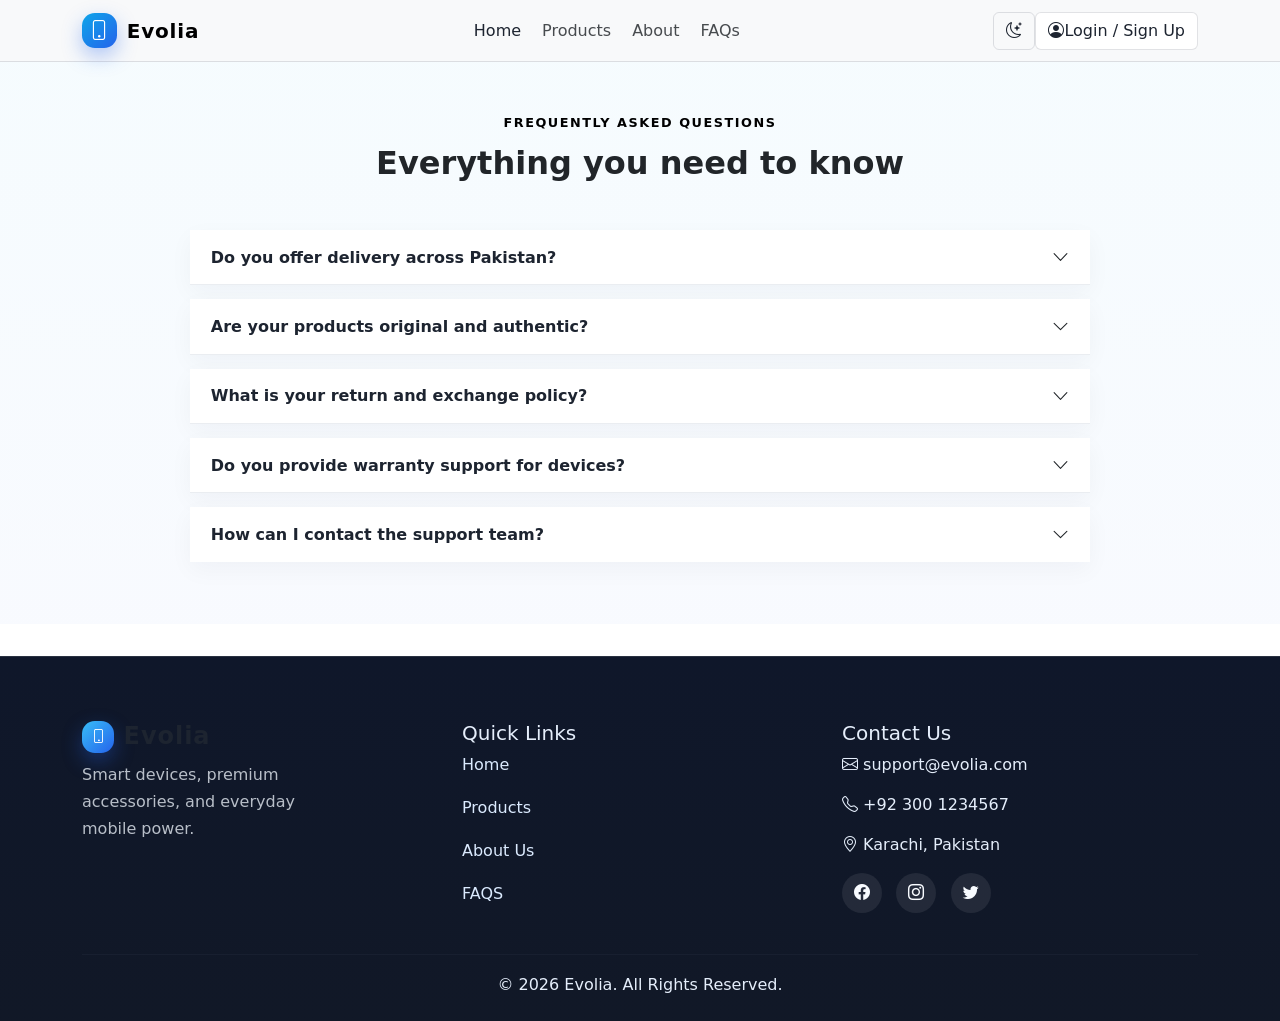
<file: about.html>
<!DOCTYPE html>

<html>
    <head>
        <meta charset="utf-8">
        <meta http-equiv="X-UA-Compatible" content="IE=edge">
        <title>Evolia | Mobile & Tech Store</title>
        <meta name="description" content="">
        <meta name="viewport" content="width=device-width, initial-scale=1">
        <link rel="stylesheet" href="style.css">
        
<link rel="stylesheet"
      href="https://cdn.jsdelivr.net/npm/bootstrap-icons@1.11.3/font/bootstrap-icons.min.css">
        <link href="https://cdn.jsdelivr.net/npm/bootstrap@5.3.8/dist/css/bootstrap.min.css" rel="stylesheet" integrity="sha384-sRIl4kxILFvY47J16cr9ZwB07vP4J8+LH7qKQnuqkuIAvNWLzeN8tE5YBujZqJLB" crossorigin="anonymous">
    </head>
    <body>
     
     
    
<nav class="navbar navbar-expand-lg navbar-light bg-light sticky-top">
    <div class="container">

        <a class="navbar-brand evolia-brand" href="#">
            <span class="brand-mark"><i class="bi bi-phone"></i></span> Evolia
        </a>

        <button class="navbar-toggler" type="button"
                data-bs-toggle="collapse"
                data-bs-target="#navbarMenu">
            <span class="navbar-toggler-icon"></span>
        </button>

        <div class="collapse navbar-collapse" id="navbarMenu">

            <ul class="navbar-nav ms-auto">

                <li class="nav-item">
                    <a class="nav-link active" href="index.html">Home</a>
                </li>

                <li class="nav-item">
                    <a class="nav-link" href="ssss.html">Products</a>
                </li>

                <li class="nav-item">
                    <a class="nav-link" href="current.html">About</a>
                </li>

               

                <li class="nav-item">
                    <a class="nav-link" href="about.html">FAQs</a>
                </li>
              
            </ul>
        
                <button class="btn btn-outline-light nav-action" type="button" id="themeToggle" aria-label="Toggle dark and light theme">
                    <i class="bi bi-moon-stars" id="themeIcon"></i>
                </button>
                             <a class="btn btn-light nav-action" href="contact.html" id="authNavButton">
    <b class="bi bi-person-circle"></b> Login / Sign Up
</a>
            </div>

        </div>
    </div>
</nav>
<!--  -->

<section class="faq-section py-5" id="faqs">
    <div class="container">
        <div class="text-center mb-5">
            <span class="section-kicker">Frequently Asked Questions</span>
            <h2 class="section-title">Everything you need to know</h2>
        </div>

        <div class="accordion accordion-flush faq-accordion" id="faqAccordion">
            <div class="accordion-item">
                <h2 class="accordion-header">
                    <button class="accordion-button collapsed" type="button" data-bs-toggle="collapse" data-bs-target="#faqOne">
                        Do you offer delivery across Pakistan?
                    </button>
                </h2>
                <div id="faqOne" class="accordion-collapse collapse" data-bs-parent="#faqAccordion">
                    <div class="accordion-body">
                        Yes. We offer delivery across major cities in Pakistan, with secure packaging and tracking updates for most orders.
                    </div>
                </div>
            </div>

            <div class="accordion-item">
                <h2 class="accordion-header">
                    <button class="accordion-button collapsed" type="button" data-bs-toggle="collapse" data-bs-target="#faqTwo">
                        Are your products original and authentic?
                    </button>
                </h2>
                <div id="faqTwo" class="accordion-collapse collapse" data-bs-parent="#faqAccordion">
                    <div class="accordion-body">
                        Absolutely. Evolia only sources genuine products from trusted suppliers and verified brands to ensure quality and reliability.
                    </div>
                </div>
            </div>

            <div class="accordion-item">
                <h2 class="accordion-header">
                    <button class="accordion-button collapsed" type="button" data-bs-toggle="collapse" data-bs-target="#faqThree">
                        What is your return and exchange policy?
                    </button>
                </h2>
                <div id="faqThree" class="accordion-collapse collapse" data-bs-parent="#faqAccordion">
                    <div class="accordion-body">
                        We accept returns or exchanges within a set window for damaged, incorrect, or defective items. Please contact our support team for assistance.
                    </div>
                </div>
            </div>

            <div class="accordion-item">
                <h2 class="accordion-header">
                    <button class="accordion-button collapsed" type="button" data-bs-toggle="collapse" data-bs-target="#faqFour">
                        Do you provide warranty support for devices?
                    </button>
                </h2>
                <div id="faqFour" class="accordion-collapse collapse" data-bs-parent="#faqAccordion">
                    <div class="accordion-body">
                        Most premium devices include brand-backed warranty coverage, and our team can guide you through service or support options when needed.
                    </div>
                </div>
            </div>

            <div class="accordion-item">
                <h2 class="accordion-header">
                    <button class="accordion-button collapsed" type="button" data-bs-toggle="collapse" data-bs-target="#faqFive">
                        How can I contact the support team?
                    </button>
                </h2>
                <div id="faqFive" class="accordion-collapse collapse" data-bs-parent="#faqAccordion">
                    <div class="accordion-body">
                        You can reach us by email, phone, or through our social channels. Our support team responds quickly to product and order questions.
                    </div>
                </div>
            </div>
        </div>
    </div>
</section>

<!--  -->
<footer id="contact" class="site-footer">

    <div class="container">

        <div class="row g-4">

            <div class="col-md-4">

                <h4 class="fw-bold evolia-brand-footer">
                    <span class="brand-mark"><i class="bi bi-phone"></i></span> Evolia
                </h4>

                <p class="footer-copy">
                    Smart devices, premium accessories, and everyday mobile power.
                </p>

            </div>

            <div class="col-md-4">

                <h5>Quick Links</h5>

                <ul class="list-unstyled footer-links">

                    <li class="mb-2">
                        <a href="index.html">Home</a>
                    </li>

                    <li class="mb-2">
                        <a href="ssss.html">Products</a>
                    </li>

                    <li class="mb-2">
                        <a href="#about">About Us</a>
                    </li>

                    <li class="mb-2">
                        <a href="about.html">FAQS</a>
                    </li>

                </ul>

            </div>

            <div class="col-md-4">

                <h5>Contact Us</h5>

                <p>
                    <i class="bi bi-envelope"></i>
                    support@evolia.com
                </p>

                <p>
                    <i class="bi bi-telephone"></i>
                    +92 300 1234567
                </p>

                <p>
                    <i class="bi bi-geo-alt"></i>
                    Karachi, Pakistan
                </p>

                <div class="social-icons">

                    <a href="#" aria-label="Facebook">
                        <i class="bi bi-facebook"></i>
                    </a>

                    <a href="#" aria-label="Instagram">
                        <i class="bi bi-instagram"></i>
                    </a>

                    <a href="#" aria-label="Twitter">
                        <i class="bi bi-twitter"></i>
                    </a>

                </div>

            </div>

        </div>

        <hr>

        <div class="text-center">

            <p class="mb-0">
                © 2026 Evolia. All Rights Reserved.
            </p>

        </div>

    </div>

</footer>

<script src="https://cdn.jsdelivr.net/npm/bootstrap@5.3.3/dist/js/bootstrap.bundle.min.js"></script>
<script src="https://code.jquery.com/jquery-3.7.1.min.js"></script>


<!-- ================= JQUERY WEBSITE FUNCTIONALITY ================= -->
<script src="app.js"></script>

    </body>
</html>
</file>
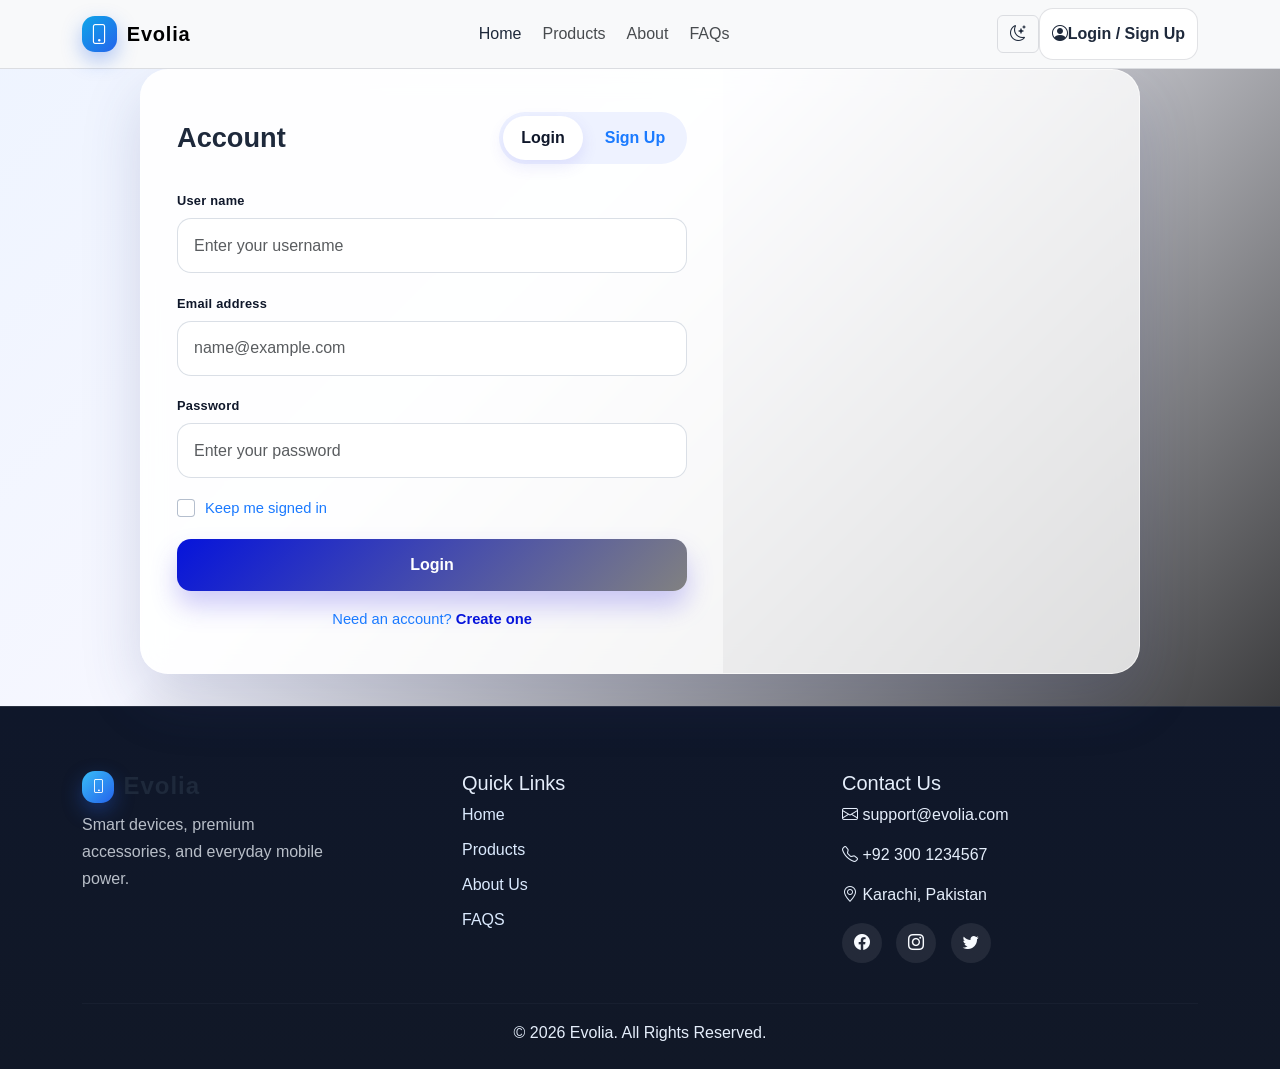
<file: contact.html>
<!DOCTYPE html>

<html>
    <head>
        <meta charset="utf-8">
        <meta http-equiv="X-UA-Compatible" content="IE=edge">
        <title>Evolia | Mobile & Tech Store</title>
        <meta name="description" content="">
        <meta name="viewport" content="width=device-width, initial-scale=1">
        <link rel="stylesheet" href="style.css">
        
<link rel="stylesheet"
      href="https://cdn.jsdelivr.net/npm/bootstrap-icons@1.11.3/font/bootstrap-icons.min.css">
        <link href="https://cdn.jsdelivr.net/npm/bootstrap@5.3.8/dist/css/bootstrap.min.css" rel="stylesheet" integrity="sha384-sRIl4kxILFvY47J16cr9ZwB07vP4J8+LH7qKQnuqkuIAvNWLzeN8tE5YBujZqJLB" crossorigin="anonymous">
    </head>
    <body>
     
     
    
<nav class="navbar navbar-expand-lg navbar-light bg-light sticky-top">
    <div class="container">

        <a class="navbar-brand evolia-brand" href="#">
            <span class="brand-mark"><i class="bi bi-phone"></i></span> Evolia
        </a>

        <button class="navbar-toggler" type="button"
                data-bs-toggle="collapse"
                data-bs-target="#navbarMenu">
            <span class="navbar-toggler-icon"></span>
        </button>

        <div class="collapse navbar-collapse" id="navbarMenu">

            <ul class="navbar-nav ms-auto">

                <li class="nav-item">
                    <a class="nav-link active" href="index.html">Home</a>
                </li>

                <li class="nav-item">
                    <a class="nav-link" href="ssss.html">Products</a>
                </li>

                <li class="nav-item">
                    <a class="nav-link" href="current.html">About</a>
                </li>

               

                <li class="nav-item">
                    <a class="nav-link" href="about.html">FAQs</a>
                </li>
               
            </ul>
        
                <button class="btn btn-outline-light nav-action" type="button" id="themeToggle" aria-label="Toggle dark and light theme">
                    <i class="bi bi-moon-stars" id="themeIcon"></i>
                </button>
                <a class="btn btn-light nav-action" href="contact.html" id="authNavButton">
    <b class="bi bi-person-circle"></b> Login / Sign Up
</a>
            </div>

        </div>
    </div>
</nav>
<!--  -->



  <style>
    :root {
      --bg-start: #eef4ff;
      --bg-end: #030303;
      --card-bg: rgba(255, 255, 255, 0.8);
      --primary: #0614db;
      --primary-dark: #dbd8fd;
      --secondary: #0f172a;
      --text: #1e293b;
      --muted: #1a7aff;
      --success: #10b981;
      --danger: #ef4444;
      --shadow: 0 25px 60px rgba(56, 66, 125, 0.18);
    }

    * {
      box-sizing: border-box;
    }

    body {
      margin: 0;
      min-height: 100vh;
      display: flex;
      flex-direction: column;
      font-family: "Segoe UI", Tahoma, Geneva, Verdana, sans-serif;
      background: linear-gradient(135deg, var(--bg-start) 0%, #f6f7ff 35%, var(--bg-end) 100%);
      color: var(--text);
    }

    .auth-shell {
      width: min(1000px, 92vw);
      margin: auto;
      background: var(--card-bg);
      backdrop-filter: blur(12px);
      border: 1px solid rgba(255, 255, 255, 0.6);
      border-radius: 28px;
      box-shadow: var(--shadow);
      overflow: hidden;
    }

    .brand-panel {
      background: linear-gradient(160deg, var(--primary) 0%, var(--primary-dark) 100%);
      color: white;
      padding: 48px 38px;
      position: relative;
    }

    .brand-panel::after {
      content: "";
      position: absolute;
      inset: 18px;
      border: 1px solid rgba(255, 255, 255, 0.2);
      border-radius: 22px;
    }

    .brand-content {
      position: relative;
      z-index: 1;
    }

    .brand-badge {
      display: inline-flex;
      align-items: center;
      gap: 8px;
      font-size: 0.8rem;
      letter-spacing: 0.08em;
      text-transform: uppercase;
      font-weight: 600;
      padding: 8px 12px;
      border-radius: 999px;
      background: rgba(255, 255, 255, 0.14);
      margin-bottom: 28px;
    }

    .brand-panel h1 {
      font-size: clamp(2.2rem, 3vw, 3.2rem);
      line-height: 1.1;
      margin-bottom: 18px;
      font-weight: 700;
    }

    .brand-panel p {
      color: rgba(255, 255, 255, 0.8);
      font-size: 1.02rem;
      max-width: 28rem;
      margin-bottom: 32px;
    }

    .feature-list {
      display: grid;
      gap: 14px;
      margin-top: 20px;
    }

    .feature-item {
      display: flex;
      align-items: center;
      gap: 12px;
      padding: 12px 14px;
      background: rgba(255, 255, 255, 0.08);
      border: 1px solid rgba(255, 255, 255, 0.1);
      border-radius: 14px;
      color: rgba(255, 255, 255, 0.9);
      font-weight: 500;
    }

    .feature-icon {
      width: 32px;
      height: 32px;
      display: grid;
      place-items: center;
      border-radius: 10px;
      background: rgba(255, 255, 255, 0.12);
      font-size: 1rem;
    }

    .form-panel {
      padding: 42px 36px;
      background: rgba(255, 255, 255, 0.52);
    }

    .top-bar {
      display: flex;
      justify-content: space-between;
      align-items: center;
      margin-bottom: 24px;
    }

    .top-bar h2 {
      font-size: 1.7rem;
      font-weight: 700;
      margin: 0;
    }

    .pill-switch {
      display: inline-flex;
      background: #eef2ff;
      border-radius: 999px;
      padding: 4px;
      gap: 4px;
    }

    .pill-switch button {
      border: none;
      background: transparent;
      color: var(--muted);
      font-weight: 600;
      padding: 10px 18px;
      border-radius: 999px;
      transition: all 0.2s ease;
    }

    .pill-switch button.active {
      background: white;
      color: var(--secondary);
      box-shadow: 0 6px 16px rgba(79, 70, 229, 0.12);
    }

    .form-label {
      font-weight: 600;
      font-size: 0.8rem;
      letter-spacing: 0.02em;
      color: var(--secondary);
      margin-bottom: 8px;
    }

    .form-control {
      background: rgba(255, 255, 255, 0.9);
      border: 1px solid rgba(148, 163, 184, 0.35);
      border-radius: 14px;
      min-height: 52px;
      padding: 0.9rem 1rem;
      box-shadow: none;
      transition: all 0.2s ease;
    }

    .form-control:focus {
      border-color: rgba(0, 0, 0, 0.7);
      box-shadow: 0 0 0 0.2rem rgba(79, 70, 229, 0.16);
      background: white;
    }

    .field-wrap {
      margin-bottom: 1.1rem;
    }

    .form-check {
      display: flex;
      align-items: center;
      gap: 10px;
      margin-bottom: 1.2rem;
      color: var(--muted);
      font-size: 0.92rem;
    }

    .form-check-input {
      width: 18px;
      height: 18px;
      margin-top: 0;
      border-color: rgba(148, 163, 184, 0.7);
    }

    .form-check-input:checked {
      background-color: var(--primary);
      border-color: var(--primary);
      box-shadow: none;
    }

    .btn-primary {
      width: 100%;
      border: none;
      border-radius: 14px;
      background: linear-gradient(135deg, var(--primary), #818181);
      box-shadow: 0 15px 26px rgba(79, 70, 229, 0.28);
      font-weight: 700;
      min-height: 52px;
      transition: transform 0.2s ease, box-shadow 0.2s ease;
    }

    .btn-primary:hover {
      transform: translateY(-1px);
      box-shadow: 0 18px 28px rgba(79, 70, 229, 0.33);
    }

    .btn-light {
      background: rgba(79, 70, 229, 0.08);
      color: var(--primary-dark);
      border: none;
      min-height: 52px;
      border-radius: 14px;
      font-weight: 600;
    }

    .caption {
      margin-top: 1.1rem;
      text-align: center;
      font-size: 0.92rem;
      color: var(--muted);
    }

    .caption a {
      color: var(--primary);
      font-weight: 700;
      text-decoration: none;
    }

    .modal-content {
      border: none;
      border-radius: 22px;
      overflow: hidden;
      box-shadow: 0 20px 50px rgba(15, 23, 42, 0.16);
    }

    .modal-header {
      background: linear-gradient(135deg, #f8faff, #edf3ff);
      border-bottom: 1px solid rgba(148, 163, 184, 0.12);
      padding: 1.1rem 1.3rem;
    }

    .modal-body {
      background: #f8fafc;
      padding: 1.5rem 1.4rem 1.2rem;
    }

    .modal-title {
      font-weight: 700;
      color: var(--secondary);
    }

    .btn-close {
      opacity: 0.7;
    }

    .modal .btn-primary {
      width: auto;
      min-width: 180px;
      margin-top: 1rem;
    }

    @media (max-width: 768px) {
      .brand-panel,
      .form-panel {
        padding: 26px 22px;
      }

      .auth-shell {
        border-radius: 20px;
      }

      .top-bar {
        align-items: flex-start;
        flex-direction: column;
        gap: 14px;
      }
    }
  </style>
</head>
<body>
  <main class="auth-shell row g-0 align-items-stretch">
   

    <section class="form-panel col-lg-7">
      <div class="top-bar">
        <h2>Account</h2>
        <div class="pill-switch" aria-label="Authentication type">
          <button class="active" type="button">Login</button>
          <button type="button" data-bs-toggle="modal" data-bs-target="#exampleModal">Sign Up</button>
        </div>
      </div>

      <form>
        <div class="field-wrap">
          <label for="loguser" class="form-label">User name</label>
          <input type="text" class="form-control" id="loguser" placeholder="Enter your username" required>
        </div>

        <div class="field-wrap">
          <label for="logemail" class="form-label">Email address</label>
          <input type="email" class="form-control" id="logemail" placeholder="name@example.com" required>
        </div>

        <div class="field-wrap">
          <label for="logpassword" class="form-label">Password</label>
          <input type="password" class="form-control" id="logpassword" placeholder="Enter your password" required>
        </div>

        <div class="form-check">
          <input class="form-check-input" type="checkbox" value="" id="rememberMe">
          <label class="form-check-label" for="rememberMe">Keep me signed in</label>
        </div>

        <button type="button" class="btn btn-primary" onclick="log()">Login</button>
      </form>

      <div class="caption">Need an account? <a href="#" data-bs-toggle="modal" data-bs-target="#exampleModal">Create one</a></div>
    </section>
  </main>

  <div class="modal fade" id="signupModal" tabindex="-1" aria-labelledby="loginModalLabel" aria-hidden="true">
    <div class="modal-dialog modal-dialog-centered">
      <div class="modal-content">
        <div class="modal-header">
          <h1 class="modal-title fs-5" id="loginModalLabel">Login</h1>
          <button type="button" class="btn-close" data-bs-dismiss="modal" aria-label="Close"></button>
        </div>
        <div class="modal-body">
          <div class="field-wrap">
            <label for="modalLoguser" class="form-label">User name</label>
            <input type="text" class="form-control" id="modalLoguser" placeholder="Enter your username" required>
          </div>
          <div class="field-wrap">
            <label for="modalLogemail" class="form-label">Email address</label>
            <input type="email" class="form-control" id="modalLogemail" placeholder="name@example.com" required>
          </div>
          <div class="field-wrap">
            <label for="modalLogpassword" class="form-label">Password</label>
            <input type="password" class="form-control" id="modalLogpassword" placeholder="Enter your password" required>
          </div>
          <button class="btn btn-primary" onclick="log()">Submit</button>
        </div>
      </div>
    </div>
  </div>

  <div class="modal fade" id="exampleModal" tabindex="-1" aria-labelledby="signupModalLabel" aria-hidden="true">
    <div class="modal-dialog modal-dialog-centered">
      <div class="modal-content">
        <div class="modal-header">
          <h1 class="modal-title fs-5" id="signupModalLabel">Sign Up</h1>
          <button type="button" class="btn-close" data-bs-dismiss="modal" aria-label="Close"></button>
        </div>
        <div class="modal-body">
          <div class="field-wrap">
            <label for="signuser" class="form-label">User name</label>
            <input type="text" class="form-control" id="signuser" placeholder="Choose a username" required>
          </div>
          <div class="field-wrap">
            <label for="signemail" class="form-label">Email address</label>
            <input type="email" class="form-control" id="signemail" placeholder="name@example.com" required>
          </div>
          <div class="field-wrap">
            <label for="signpassword" class="form-label">Password</label>
            <input type="password" class="form-control" id="signpassword" placeholder="Create a strong password" required>
          </div>
          <div class="field-wrap">
            <label for="signconpassword" class="form-label">Confirm password</label>
            <input type="password" class="form-control" id="signconpassword" placeholder="Repeat your password" required>
          </div>
          <button class="btn btn-primary" onclick="sign()">Create Account</button>
        </div>
      </div>
    </div>
  </div>

<footer id="contact" class="site-footer">
    <div class="container">
        <div class="row g-4">
            <div class="col-md-4 mb-3">
                <h4 class="fw-bold evolia-brand-footer">
                    <span class="brand-mark"><i class="bi bi-phone"></i></span> Evolia
                </h4>
                <p class="footer-copy">
                    Smart devices, premium accessories, and everyday mobile power.
                </p>
            </div>

            <div class="col-md-4 mb-3">
                <h5>Quick Links</h5>
                <ul class="list-unstyled footer-links">
                    <li><a href="index.html">Home</a></li>
                    <li><a href="ssss.html">Products</a></li>
                    <li><a href="current.html">About Us</a></li>
                    <li><a href="about.html">FAQS</a></li>
                </ul>
            </div>

            <div class="col-md-4 mb-3">
                <h5>Contact Us</h5>
                <p><i class="bi bi-envelope"></i> support@evolia.com</p>
                <p><i class="bi bi-telephone"></i> +92 300 1234567</p>
                <p><i class="bi bi-geo-alt"></i> Karachi, Pakistan</p>

                <div class="social-icons">
                    <a href="#" aria-label="Facebook"><i class="bi bi-facebook"></i></a>
                    <a href="#" aria-label="Instagram"><i class="bi bi-instagram"></i></a>
                    <a href="#" aria-label="Twitter"><i class="bi bi-twitter"></i></a>
                </div>
            </div>
        </div>

        <hr>

        <div class="text-center">
            <p class="mb-0">© 2026 Evolia. All Rights Reserved.</p>
        </div>
    </div>
</footer>

<script src="https://cdn.jsdelivr.net/npm/bootstrap@5.3.3/dist/js/bootstrap.bundle.min.js"></script>
<script src="https://code.jquery.com/jquery-3.7.1.min.js"></script>


<!-- ================= JQUERY WEBSITE FUNCTIONALITY ================= -->
<script src="app.js"></script>

    </body>
</html>
</file>
<file: style.css>
:root {
    --bg: #f5f7fb;
    --surface: #ffffff;
    --surface-soft: #eef2f7;
    --surface-strong: #f8fafc;
    --text: #1d2430;
    --muted: #6c757d;
    --border: rgba(15, 23, 42, 0.12);
    --shadow: 0 10px 30px rgba(15, 23, 42, 0.08);
    --navbar-bg: #ffffff;
    --navbar-text: #212529;
    --button-dark: #1f2937;
    --button-dark-hover: #111827;
}

body {
    font-family: Arial, sans-serif;
    background-color: var(--bg);
    color: var(--text);
    transition: background-color 0.3s ease, color 0.3s ease;
}

body.dark-mode {
    --bg: #0f1419;
    --surface: #1a1f26;
    --surface-soft: #202831;
    --surface-strong: #101820;
    --text: #f3f6fb;
    --muted: #b7c2ce;
    --border: rgba(148, 163, 184, 0.18);
    --shadow: 0 12px 30px rgba(2, 6, 23, 0.45);
    --navbar-bg: #1a1f26;
    --navbar-text: #f3f6fb;
    --button-dark: #f3f6fb;
    --button-dark-hover: #dfe7f2;
}

html {
    scroll-behavior: smooth;
}

body,
.navbar,
.card,
.modal-content,
.form-control,
.form-select,
.accordion-item,
.list-group-item,
.footer,
.product-card,
.about-section,
.review-card {
    transition: background-color 0.25s ease, color 0.25s ease, border-color 0.25s ease, box-shadow 0.25s ease;
}

.navbar-brand {
    font-size: 28px;
    font-weight: bold;
}

.evolia-brand,
.evolia-brand-footer {
    display: inline-flex;
    align-items: center;
    gap: 0.6rem;
    letter-spacing: 0.04em;
    font-weight: 800;
    color: var(--text);
}

.brand-mark {
    display: inline-flex;
    align-items: center;
    justify-content: center;
    width: 2.2rem;
    height: 2.2rem;
    border-radius: 0.8rem;
    background: linear-gradient(135deg, #0ea5e9, #2563eb);
    color: #fff;
    box-shadow: 0 8px 20px rgba(37, 99, 235, 0.35);
}

.evolia-brand-footer .brand-mark {
    width: 2rem;
    height: 2rem;
    font-size: 0.9rem;
}

.navbar {
    background-color: var(--navbar-bg) !important;
    border-bottom: 1px solid var(--border);
    padding-top: 0.8rem;
    padding-bottom: 0.8rem;
}

.navbar .container {
    align-items: center;
}

.navbar .navbar-collapse {
    align-items: center;
}

.navbar-nav {
    align-items: center;
    justify-content: center;
    width: 100%;
}

.navbar-nav .nav-item {
    display: flex;
    align-items: center;
    justify-content: center;
}

.navbar .nav-link {
    margin-left: 5px;
    color: var(--navbar-text) !important;
    opacity: 0.82;
    text-align: center;
}

.navbar .nav-link:hover,
.navbar .nav-link.active {
    opacity: 1;
    color: var(--text) !important;
}

.navbar-brand,
.navbar .nav-link,
.navbar .btn,
#themeToggle,
#authNavButton {
    transition: all 0.25s ease;
}

#themeToggle {
    background: transparent;
    border: 1px solid var(--border);
    color: var(--text);
}

#themeToggle:hover {
    background: var(--surface-soft);
    border-color: var(--border);
}

#authNavButton {
    background-color: var(--surface);
    border: 1px solid var(--border);
    color: var(--text);
    display: inline-flex;
    align-items: center;
    justify-content: center;
}

#authNavButton:hover {
    background-color: var(--surface-soft);
}

.navbar .d-flex {
    align-items: center;
    justify-content: center;
}

body.dark-mode .navbar-toggler-icon {
    filter: brightness(0) invert(1);
}

#home {
    margin-top: 0;
}

#mainCarousel {
    width: 100%;
    min-height: calc(100vh - 80px);
}

#mainCarousel .carousel-inner,
#mainCarousel .carousel-item {
    height: calc(100vh - 80px);
}

.hero-img {
    height: 100%;
    min-height: calc(100vh - 80px);
    object-fit: cover;
    filter: brightness(70%);
}

.carousel-caption {
    bottom: 22%;
}

.carousel-caption h1 {
    font-size: 50px;
    font-weight: bold;
}

.carousel-caption p {
    font-size: 20px;
}

.section-title {
    font-weight: bold;
    margin-bottom: 35px;
}

.product-card,
.review-card,
.about-section,
.modal-content,
.accordion-item,
.list-group-item {
    background-color: var(--surface) !important;
    color: var(--text) !important;
    border: 1px solid var(--border);
    border-radius: 18px;
    box-shadow: var(--shadow);
}

.product-card {
    overflow: hidden;
    transition: transform 0.25s ease, box-shadow 0.25s ease, border-color 0.25s ease;
    height: 100%;
    border: 2px solid rgba(15, 23, 42, 0.9);
    background: linear-gradient(180deg, rgba(255,255,255,0.96), rgba(248,250,252,0.98));
    box-shadow: 0 12px 28px rgba(15, 23, 42, 0.08);
}

.product-card:hover {
    transform: translateY(-8px);
    box-shadow: 0 18px 35px rgba(37, 99, 235, 0.12);
    border-color: rgba(37, 99, 235, 0.2);
}

.product-card img {
    height: 230px;
    object-fit: cover;
    border-bottom: 1px solid rgba(148, 163, 184, 0.18);
    background: linear-gradient(135deg, rgba(14,165,233,0.08), rgba(37,99,235,0.08));
}

.product-card .card-body {
    padding: 1.1rem 1rem 1rem;
}

.product-title {
    font-weight: bold;
}

.price {
    font-size: 20px;
    font-weight: bold;
}

.stars {
    color: #ffc107;
}

.about-page-section {
    background: linear-gradient(180deg, rgba(14,165,233,0.04), rgba(37,99,235,0.03));
}

.about-section {
    border-radius: 0;
    overflow: hidden;
    border: 2px solid rgba(15, 23, 42, 0.9);
    box-shadow: 0 18px 40px rgba(15, 23, 42, 0.08);
}

.about-image-wrap {
    position: relative;
    min-height: 100%;
    background: linear-gradient(135deg, rgba(14,165,233,0.1), rgba(37,99,235,0.12));
}

.about-section img {
    width: 100%;
    height: 100%;
    min-height: 420px;
    object-fit: cover;
    display: block;
}

.about-copy {
    background: rgba(255, 255, 255, 0.88);
    backdrop-filter: blur(4px);
}

.section-kicker {
    display: inline-block;
    font-size: 0.8rem;
    letter-spacing: 0.12em;
    text-transform: uppercase;
    font-weight: 700;
    color: #000000;
    margin-bottom: 0.7rem;
}

body.dark-mode .about-copy {
    background: rgba(26, 31, 38, 0.9);
}

body.dark-mode .about-section {
    border-color: rgba(148, 163, 184, 0.18);
    box-shadow: 0 20px 40px rgba(2, 6, 23, 0.35);
}

body.dark-mode .section-kicker {
    color: #7dd3fc;
}

.review-img {
    width: 70px;
    height: 70px;
    border-radius: 50%;
    object-fit: cover;
}

.site-footer {
    background: linear-gradient(180deg, #0f172a 0%, #111827 100%);
    color: #e5eefb;
    border-top: 1px solid rgba(148, 163, 184, 0.18);
    padding: 4rem 0 1.5rem;
    margin-top: 2rem;
}

.site-footer a {
    color: #dbeafe;
    text-decoration: none;
    transition: color 0.2s ease;
}

.site-footer a:hover {
    color: #ffffff;
}

.site-footer .brand-mark {
    background: linear-gradient(135deg, #38bdf8, #2563eb);
}

.footer-copy {
    color: rgba(226, 232, 240, 0.8);
    max-width: 260px;
    line-height: 1.7;
}

.footer-links {
    display: grid;
    gap: 0.7rem;
}

.footer-links li {
    margin: 0;
}

.social-icons {
    display: flex;
    gap: 0.9rem;
    margin-top: 1rem;
}

.social-icons a {
    display: inline-flex;
    align-items: center;
    justify-content: center;
    width: 2.5rem;
    height: 2.5rem;
    border-radius: 50%;
    background: rgba(255, 255, 255, 0.08);
    color: #f8fbff;
    transition: transform 0.2s ease, background 0.2s ease;
}

.social-icons a:hover {
    transform: translateY(-2px);
    background: rgba(96, 165, 250, 0.2);
}

.site-footer hr {
    border-color: rgba(148, 163, 184, 0.2);
    margin-top: 1.5rem;
    margin-bottom: 1.1rem;
}

.pagination .page-link {
    color: var(--text);
    background: var(--surface);
    border-color: var(--border);
}

.pagination .active .page-link {
    background-color: var(--button-dark);
    border-color: var(--button-dark);
    color: #fff;
}

body.dark-mode .pagination .page-link {
    background: var(--surface-strong);
    color: var(--text);
    border-color: var(--border);
}

body.dark-mode .pagination .active .page-link {
    background-color: #f3f6fb;
    border-color: #f3f6fb;
    color: #111827;
}

.nav-action {
    white-space: nowrap;
}

.cart-count {
    min-width: 22px;
    display: inline-block;
}

.faq-section {
    background: linear-gradient(180deg, rgba(14,165,233,0.04), rgba(37,99,235,0.03));
    padding-top: 5rem;
    padding-bottom: 5rem;
}

.faq-accordion {
    max-width: 900px;
    margin: 0 auto;
}

.faq-section .accordion-item {
    border-radius: 16px;
    overflow: hidden;
    margin-bottom: 14px;
    border: 1px solid rgba(148, 163, 184, 0.2);
    box-shadow: 0 8px 24px rgba(15, 23, 42, 0.04);
}

.faq-section .accordion-button {
    background: rgba(255, 255, 255, 0.9);
    color: var(--text);
    font-weight: 600;
    padding: 1.1rem 1.3rem;
}

.faq-section .accordion-button:not(.collapsed) {
    background: linear-gradient(135deg, rgba(79, 70, 229, 0.08), rgba(14, 165, 233, 0.08));
    color: var(--text);
    box-shadow: none;
}

.faq-section .accordion-button::after {
    width: 1.1rem;
    height: 1.1rem;
    background-size: 1.1rem;
}

.faq-section .accordion-body {
    background: rgba(255, 255, 255, 0.7);
    color: var(--text);
    padding: 1rem 1.3rem 1.3rem;
    line-height: 1.7;
}

body.dark-mode .faq-section .accordion-item,
body.dark-mode .faq-section .accordion-button,
body.dark-mode .faq-section .accordion-body {
    background: var(--surface);
    color: var(--text);
    border-color: var(--border);
}

.auth-note {
    font-size: 0.9rem;
}

body.dark-mode .bg-light,
body.dark-mode .btn-light,
body.dark-mode .form-control,
body.dark-mode .form-select,
body.dark-mode .list-group-item,
body.dark-mode .card,
body.dark-mode .modal-content,
body.dark-mode .accordion-item,
body.dark-mode .about-section,
body.dark-mode .brand-panel,
body.dark-mode .form-panel {
    background-color: var(--surface) !important;
    color: var(--text) !important;
    border-color: var(--border) !important;
}

body.dark-mode .brand-panel {
    background: linear-gradient(160deg, #312e81 0%, #1f2937 100%);
}

body.dark-mode .text-muted,
body.dark-mode .text-secondary {
    color: var(--muted) !important;
}

body.dark-mode .form-control,
body.dark-mode .form-select {
    background: var(--surface-strong);
    color: var(--text);
    border-color: var(--border);
}

body.dark-mode .form-control::placeholder {
    color: var(--muted);
}

body.dark-mode .btn-dark {
    background: var(--button-dark);
    border-color: var(--button-dark);
    color: #111827;
}

body.dark-mode .btn-dark:hover {
    background: var(--button-dark-hover);
    border-color: var(--button-dark-hover);
    color: #111827;
}

body.dark-mode hr {
    border-color: var(--border);
}

.cart-item-img {
    width: 64px;
    height: 76px;
    object-fit: cover;
    border-radius: 8px;
}

.cart-qty {
    width: 72px;
}

@media (max-width: 768px) {
    #mainCarousel,
    #mainCarousel .carousel-inner,
    #mainCarousel .carousel-item {
        min-height: calc(100vh - 70px);
        height: calc(100vh - 70px);
    }

    .hero-img {
        min-height: calc(100vh - 70px);
        height: calc(100vh - 70px);
    }

    .carousel-caption h1 {
        font-size: 32px;
    }

    .carousel-caption p {
        font-size: 16px;
    }
}

@media (max-width: 991px) {
    .navbar .nav-action {
        margin-top: 8px;
        margin-left: 0 !important;
    }
}
</file>
